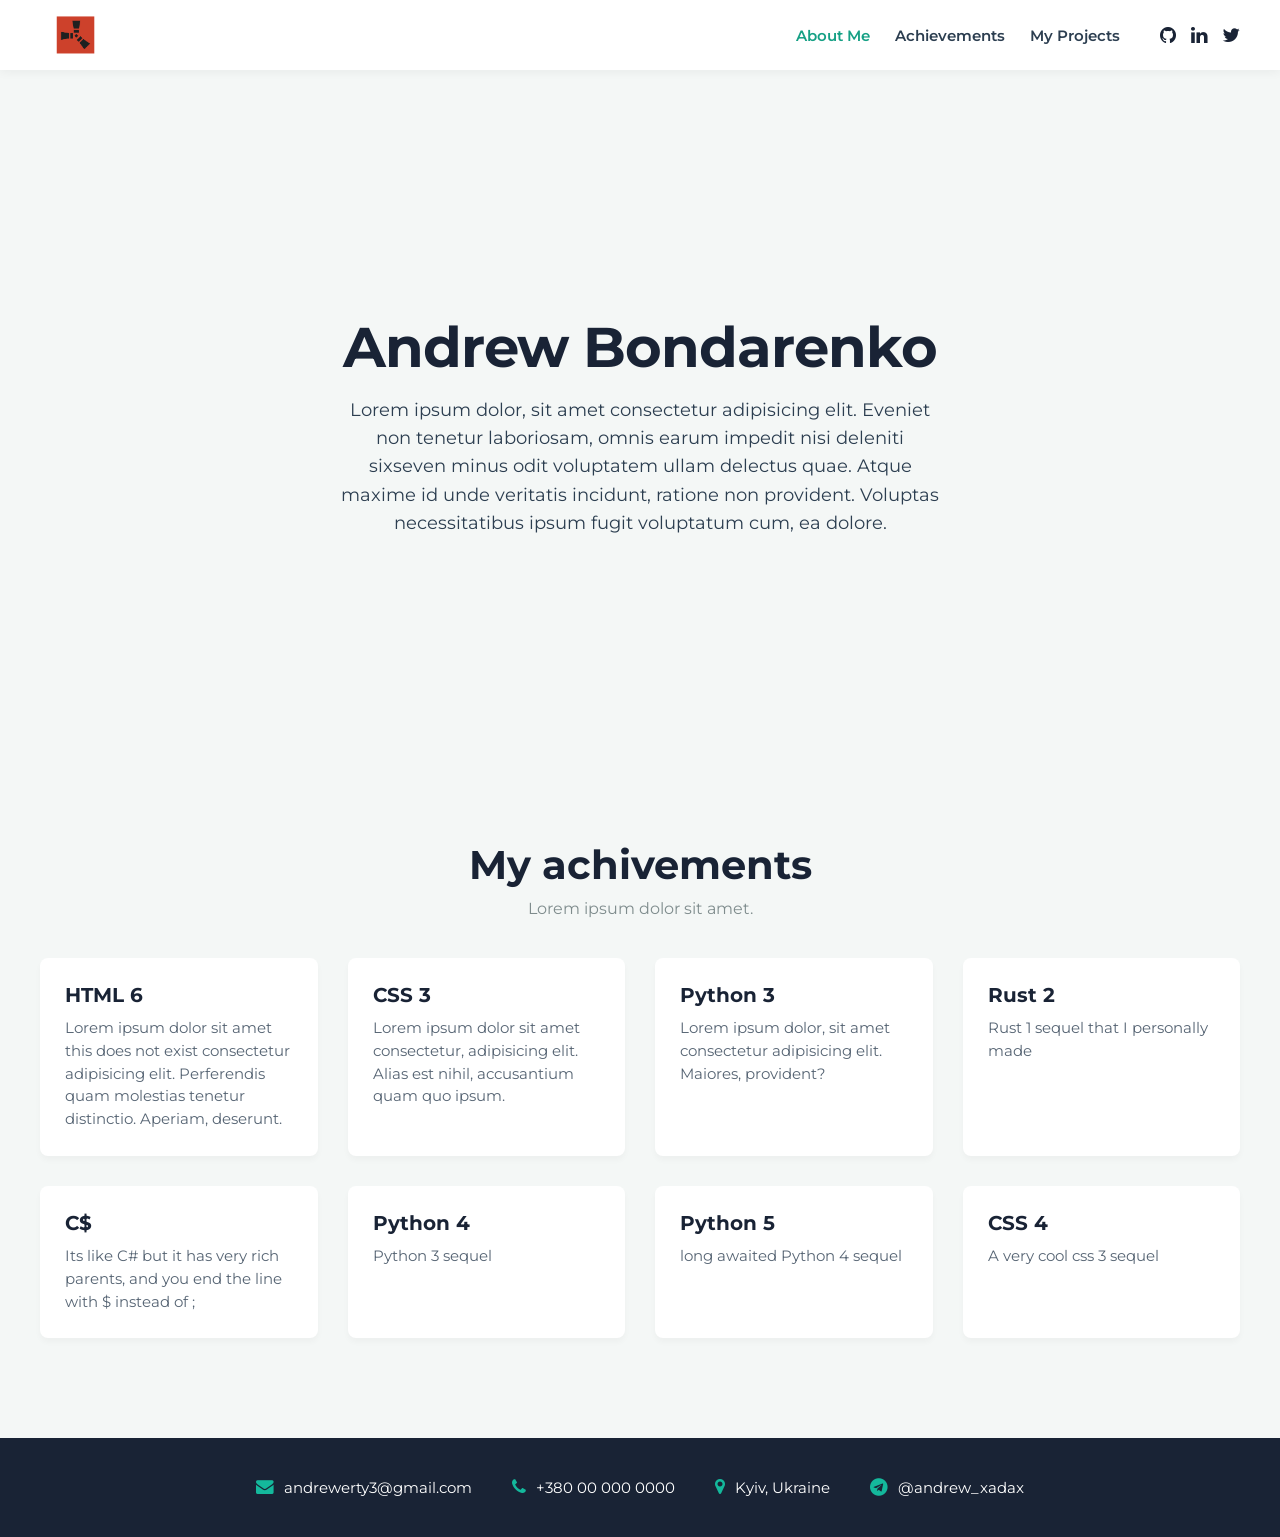
<file: index.html>
<!DOCTYPE html>
<html lang="en">

<head>
  <meta charset="UTF-8" />
  <meta http-equiv="X-UA-Compatible" content="IE=edge" />
  <meta name="viewport" content="width=device-width, initial-scale=1.0" />
  <title>About Me</title>
  <link rel="stylesheet" href="https://maxcdn.bootstrapcdn.com/font-awesome/4.7.0/css/font-awesome.min.css">
  <link rel="stylesheet" href="style.css" />
</head>

<body>

  <header class="site-header">
    <div class="header-container">
      
      <div class="header-logo">
        <img src="Logo.png" alt="Logo" class="logo-img" />
      </div>

      <div class="header-right">
        <nav class="nav-links">
          <a href="#about-section" class="active-page">About Me</a>
          <a href="#achievements-section">Achievements</a>
          <a href="skills.html">My Projects</a>
        </nav>
        
        <div class="social-icons">
          <a href="#"><i class="fa fa-github"></i></a>
          <a href="#"><i class="fa fa-linkedin"></i></a>
          <a href="#"><i class="fa fa-twitter"></i></a>
        </div>
      </div>

    </div>
  </header>

  <main class="main-layout">

    <section class="name-desc-section">
      <a name="about-section"></a> 
      <h1>Andrew Bondarenko</h1>
      <p class="description">
        Lorem ipsum dolor, sit amet consectetur adipisicing elit. Eveniet non tenetur laboriosam, omnis earum impedit
        nisi deleniti sixseven minus odit voluptatem ullam delectus quae. Atque maxime id unde veritatis incidunt,
        ratione non
        provident. Voluptas necessitatibus ipsum fugit voluptatum cum, ea dolore.
      </p>
    </section>

    <section class="achivements">
      <a name="achievements-section"></a>
      <h1>My achivements</h1>
      <p>Lorem ipsum dolor sit amet.</p>
    </section>

    <div class="tiles">
      <div class="item">
        <div class="item_info">
          <h3>HTML 6</h3>
          <p>Lorem ipsum dolor sit amet this does not exist consectetur adipisicing elit. Perferendis quam molestias
            tenetur distinctio.
            Aperiam, deserunt.</p>
        </div>
      </div>

      <div class="item">
        <div class="item_info">
          <h3>CSS 3</h3>
          <p>Lorem ipsum dolor sit amet consectetur, adipisicing elit. Alias est nihil, accusantium quam quo ipsum.</p>
        </div>
      </div>

      <div class="item">
        <div class="item_info">
          <h3>Python 3</h3>
          <p>Lorem ipsum dolor, sit amet consectetur adipisicing elit. Maiores, provident?</p>
        </div>
      </div>

      <div class="item">
        <div class="item_info">
          <h3>Rust 2</h3>
          <p>Rust 1 sequel that I personally made</p>
        </div>
      </div>

      <div class="item">
        <div class="item_info">
          <h3>C$</h3>
          <p>Its like C# but it has very rich parents, and you end the line with $ instead of ; </p>
        </div>
      </div>

      <div class="item">
        <div class="item_info">
          <h3>Python 4</h3>
          <p>Python 3 sequel</p>
        </div>
      </div>

      <div class="item">
        <div class="item_info">
          <h3>Python 5</h3>
          <p>long awaited Python 4 sequel</p>
        </div>
      </div>
      
      <div class="item">
        <div class="item_info">
          <h3>CSS 4</h3>
          <p>A very cool css 3 sequel</p>
        </div>
      </div>
    </div>
  </main>

  <footer class="site-footer">
    <div class="footer-container">
      <div class="footer-contact-item">
        <i class="fa fa-envelope"></i> andrewerty3@gmail.com
      </div>
      <div class="footer-contact-item">
        <i class="fa fa-phone"></i> +380 00 000 0000
      </div>
      <div class="footer-contact-item">
        <i class="fa fa-map-marker"></i> Kyiv, Ukraine
      </div>
      <div class="footer-contact-item">
        <i class="fa fa-telegram"></i> @andrew_xadax
      </div>
    </div>
  </footer>

</body>

</html>
</file>
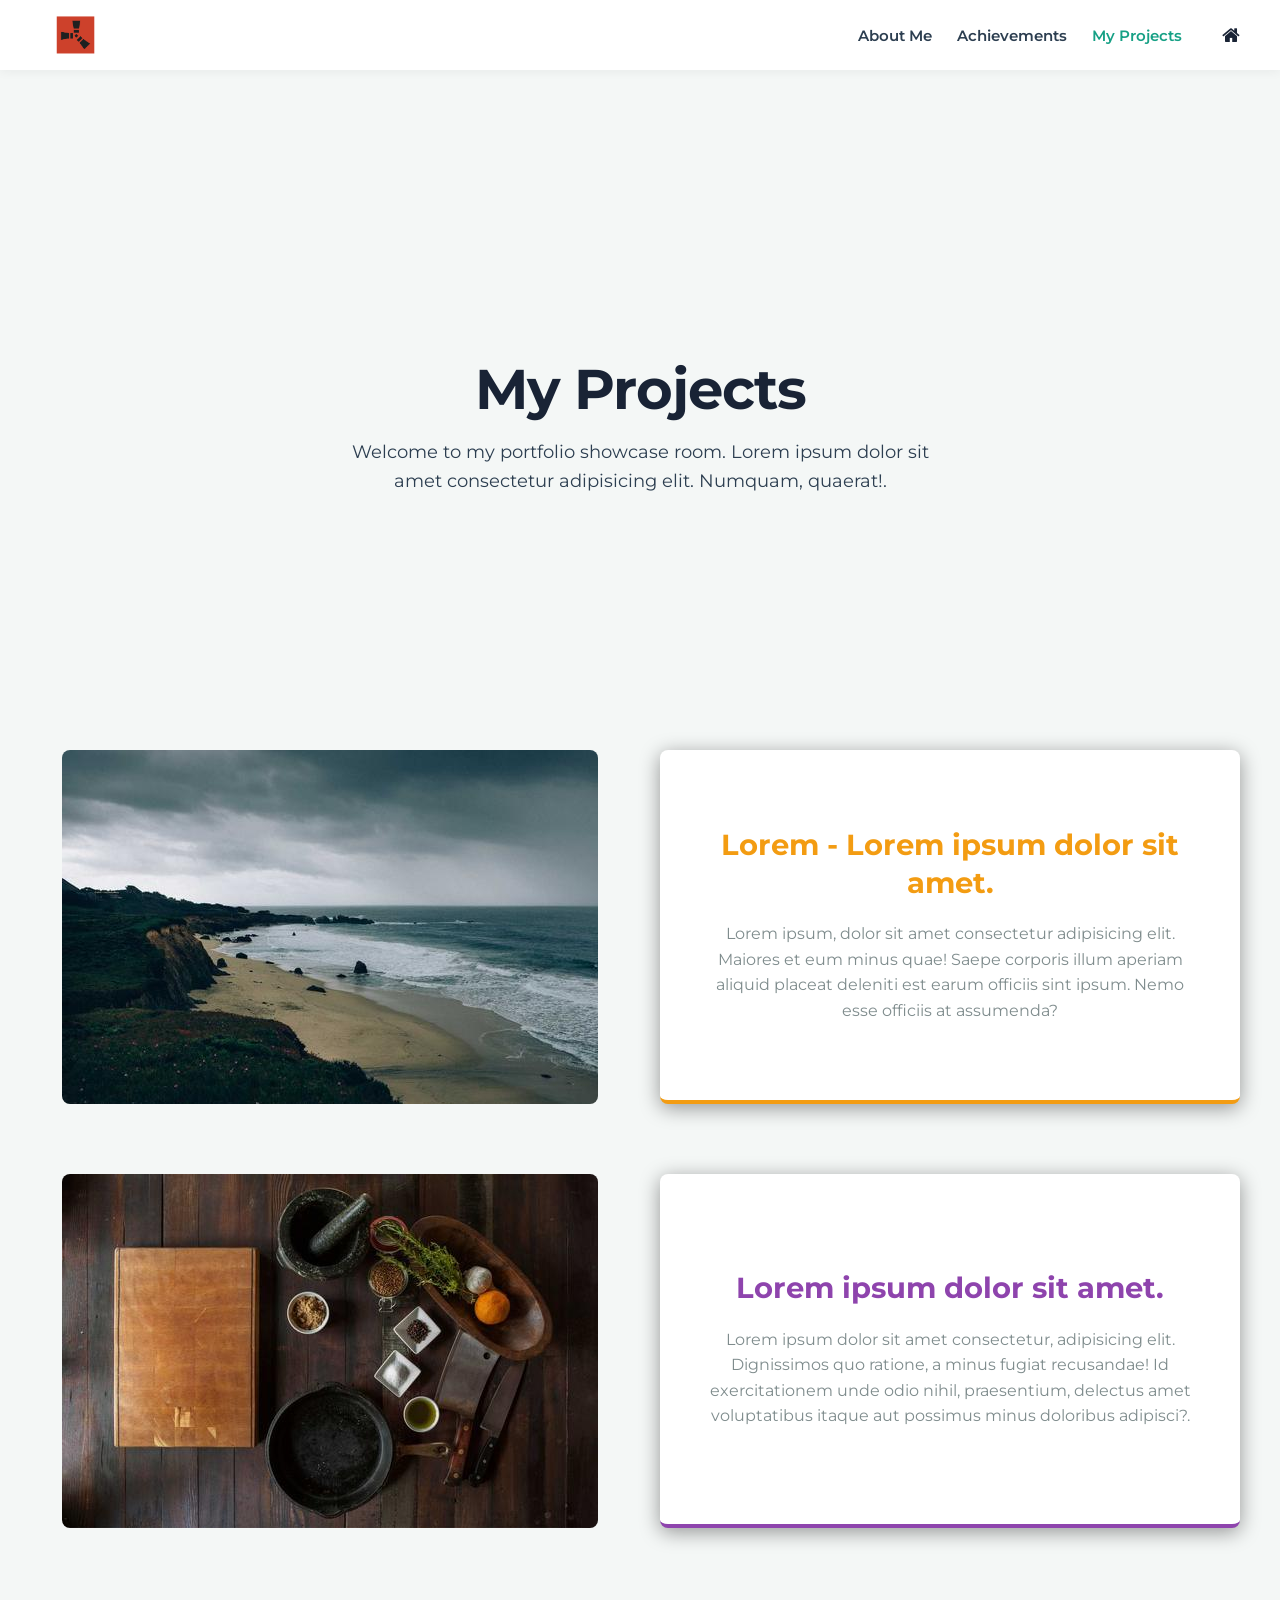
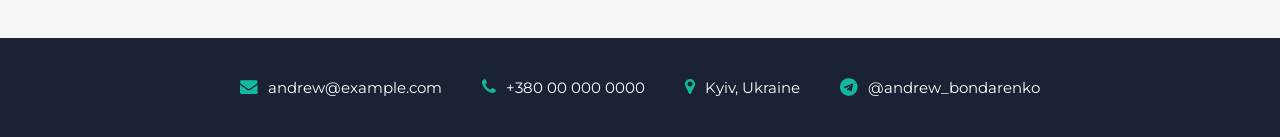
<file: skills.html>
<!DOCTYPE html>
<html lang="en">

<head>
  <meta charset="UTF-8" />
  <meta http-equiv="X-UA-Compatible" content="IE=edge" />
  <meta name="viewport" content="width=device-width, initial-scale=1.0" />
  <title>My Projects & Skills</title>
  <link rel="stylesheet" href="https://maxcdn.bootstrapcdn.com/font-awesome/4.7.0/css/font-awesome.min.css">
  <link rel="stylesheet" href="style.css" />


</head>

<body>

  <header class="site-header">
    <div class="header-container">

      <div class="header-logo">
        <img src="Logo.png" alt="Logo" class="logo-img" />
      </div>

      <div class="header-right">
        <nav class="nav-links">
          <a href="index.html#about-section">About Me</a>
          <a href="index.html#achievements-section">Achievements</a>
          <a href="skills.html" class="active-page">My Projects</a>
        </nav>

        <div class="social-icons">
          <a href="index.html" title="Back to Home"><i class="fa fa-home"></i></a>
        </div>
      </div>

    </div>
  </header>

  <main class="main-layout">
    
    <section class="name-desc-section">
      <h1>My Projects</h1>
      <p class="description">
        Welcome to my portfolio showcase room. Lorem ipsum dolor sit amet consectetur adipisicing elit. Numquam, quaerat!.
      </p>
    </section>

    <div class="projects-showcase">
      
      <div class="project-row">
        <div class="project-image-box">
          <img src="lorem1.jpg" alt="" class="showcase-img" />
        </div>
        <div class="project-info-card card-yellow">
          <h2 class="project-title-yellow">Lorem - Lorem ipsum dolor sit amet.</h2>
          <p class="project-text">
            Lorem ipsum, dolor sit amet consectetur adipisicing elit. Maiores et eum minus quae! Saepe corporis illum aperiam aliquid placeat deleniti est earum officiis sint ipsum. Nemo esse officiis at assumenda?</p>
        </div>
      </div>

      <div class="project-row">
        <div class="project-image-box">
          <img src="lorem2.jpg" alt="" class="showcase-img" />
        </div>
        <div class="project-info-card card-purple">
          <h2 class="project-title-purple">Lorem ipsum dolor sit amet.</h2>
          <p class="project-text">
            Lorem ipsum dolor sit amet consectetur, adipisicing elit. Dignissimos quo ratione, a minus fugiat recusandae! Id exercitationem unde odio nihil, praesentium, delectus amet voluptatibus itaque aut possimus minus doloribus adipisci?.
          </p>
        </div>
      </div>

    </div>

  </main>

  <footer class="site-footer">
    <div class="footer-container">
      <div class="footer-contact-item">
        <i class="fa fa-envelope"></i> andrew@example.com
      </div>
      <div class="footer-contact-item">
        <i class="fa fa-phone"></i> +380 00 000 0000
      </div>
      <div class="footer-contact-item">
        <i class="fa fa-map-marker"></i> Kyiv, Ukraine
      </div>
      <div class="footer-contact-item">
        <i class="fa fa-telegram"></i> @andrew_bondarenko
      </div>
    </div>
  </footer>


</body>

</html>
</file>
<file: style.css>
@import url('https://fonts.googleapis.com/css2?family=Montserrat:wght@400;600;700&display=swap');

html {
  scroll-behavior: smooth;
  /* Smoothly glides down the page when header links are clicked */
  scroll-padding-top: 80px;
}

html,
body {
  margin: 0;
  padding: 0;
  background-color: #f4f7f6;
  font-family: 'Montserrat', sans-serif;
}

/* header */
.site-header {
  background-color: white;
  box-shadow: 0 2px 10px rgba(0, 0, 0, 0.05);
  position: sticky;
  /* header ot */
  top: 0;
  z-index: 1000;
  padding: 15px 20px;
}

.header-container {
  max-width: 1200px;
  margin: 0 auto;
  display: flex;
  justify-content: space-between;
  /* Logo on left, navigation cluster on right */
  align-items: center;

}

.logo-img {
  height: 40px;
  width: auto;
  display: block;
}

.header-right {
  display: flex;
  align-items: center;
  gap: 40px;
  /* gap bt links */
}

.nav-links {
  display: flex;
  gap: 25px;
}

.nav-links a {
  text-decoration: none;
  color: #2c3e50;
  font-weight: 600;
  font-size: 0.95rem;
  transition: color 0.2s ease;
}

.nav-links a:hover {
  color: #16a085;
}

.social-icons {
  display: flex;
  gap: 15px;
}

.social-icons a {
  color: #192335;
  font-size: 1.2rem;
  transition: transform 0.2s ease, color 0.2s ease;
}

.social-icons a:hover {
  color: #16a085; 
  transform: scale(1.1);
}

/* main */
.main-layout {
  display: grid;
  grid-template-columns: minmax(20px, 1fr) minmax(auto, 1200px) minmax(20px, 1fr);
  /* tut nichogo nema */
}

/* scroll before the top header */
a[name] {
  position: absolute;
  top: -80px;
  visibility: hidden;
}

/* New code as of 6/13 */
.name-desc-section {
  grid-column: 2;
  display: flex;
  flex-direction: column;
  justify-content: center;
  align-items: center;
  min-height: 70vh;
  text-align: center;
  padding-top: 40px;
  position: relative;
  /* gives anchor the space for it */
}

.name-desc-section h1 {
  font-size: 3.5rem;
  font-weight: 700;
  color: #192335;
  margin: 0 0 15px 0;
  letter-spacing: -1px;
}

.name-desc-section .description {
  font-size: 1.1rem;
  font-weight: 400;
  color: #2c3e50;
  max-width: 600px;
  line-height: 1.6;
  margin: 0;
}

.achivements {
  grid-column: 2;
  display: flex;
  flex-direction: column;
  justify-content: center;
  align-items: center;
  padding-top: 100px;
  padding-bottom: 40px;
  text-align: center;
  position: relative;
  /* gives anchor the space for it */
}

.achivements h1 {
  font-size: 2.5rem;
  color: #192335;
  margin: 0;
}

.achivements p {
  color: #7f8c8d;
  margin: 10px 0 0 0;
}

/* tile obsolete*/
.tiles {
  grid-column: 2;
  display: grid;
  /* grid-template-columns: repeat(auto-fit, minmax(450px, 1fr)); obsolete */
  gap: 30px;
  margin-bottom: 100px;
  /* add space for footer */
}

/* cards */
.item {
  background: white;
  border-radius: 8px;
  padding: 25px;
  box-shadow: 0 4px 6px rgba(0, 0, 0, 0.03);
  transition: transform 0.2s ease;
}

.item:hover {
  transform: translateY(-5px);
}

.item_info h3 {
  margin: 0 0 10px 0;
  color: #192335;
  font-size: 1.25rem;
}

.item_info p {
  margin: 0;
  color: #576574;
  font-size: 0.95rem;
  line-height: 1.5;
}

/* footer */
.site-footer {
  background-color: #192335;
  color: #f4f7f6;
  padding: 40px 20px;
  margin-top: auto;
}

.footer-container {
  max-width: 1200px;
  margin: 0 auto;
  display: flex;
  justify-content: center;
  /* Center*/
  align-items: center;
  flex-wrap: wrap;
  /* Allows items to safely wrap cleanly onto mobile rows */
  gap: 40px;
  /* space verticall*/
}

.footer-contact-item {
  font-size: 0.95rem;
  font-weight: 400;
  display: flex;
  align-items: center;
  gap: 10px;
  /* space horizontal */
  color: #ffffff;
}

.footer-contact-item i {
  color: #14b89c;
  font-size: 1.1rem;
}

/* Page2 */

/* project grid */
.projects-showcase {
  grid-column: 2;
  display: flex;
  flex-direction: column;
  gap: 50px;
  /* spacing */
  margin-bottom: 100px;
}

/* Two-column layout container for an image + info card */
.project-row {
  display: grid;
  grid-template-columns: repeat(auto-fit, minmax(300px, 1fr));
  /* tut nichogo nema */
  gap: 40px;
  /* hrizontal spacing */
  align-items: center;
  /* vertical center */
}

/* centers imgs */
.project-image-box {
  display: flex;
  justify-content: center;
  align-items: center;
  padding: 10px;
}

/* put img inside frame */
.showcase-img {
  max-width: 100%;
  height: auto;
  display: block;
  border-radius: 8px;
}

/* card style */
.project-info-card {
  background: #ffffff;
  border-radius: 8px;
  padding: 50px 40px;
  box-shadow: 0 4px 20px rgba(0, 0, 0, 0.4);
  text-align: center;
  display: flex;
  flex-direction: column;
  justify-content: center;
  min-height: 250px;
}

/* bottom borders */
.card-yellow {
  border-bottom: 4px solid #f39c12;
}

.card-purple {
  border-bottom: 4px solid #8e44ad;
}

/* project name styles */
.project-title-yellow {
  color: #f39c12;
  font-size: 1.8rem;
  font-weight: 700;
  margin: 0 0 20px 0;
  line-height: 1.3;
}

.project-title-purple {
  color: #8e44ad;
  font-size: 1.8rem;
  font-weight: 700;
  margin: 0 0 20px 0;
  line-height: 1.3;
}

/* text layout */
.project-text {
  color: #7f8c8d;
  font-size: 1rem;
  line-height: 1.6;
  margin: 0;
}

/* highlight links */
.nav-links a.active-page {
  color: #16a085;
}

/* normal pc style */
.tiles {
  display: grid;
  grid-template-columns: repeat(4, 1fr);
}

/* smaller than 768 px */
@media screen and (max-width: 768px) {
  .tiles {
    grid-template-columns: 1fr;
    /* stack card one coljmn */
  }
}

/* mobile */
.project-row {
  display: block;
  /* stack vertical */
}

/* screen wider than 500px */
@media screen and (min-width: 750px) {
  .project-row {
    display: grid;
    grid-template-columns: 1fr 1fr;
    /* SPLIT 1*/
  }
}

@media screen and (max-width: 575px) {
  
.header-container, .header-right{
  flex-direction: column;
}

.header-container, .header-right{
  justify-content: center;
  gap: 10px;

}


  
}
</file>
